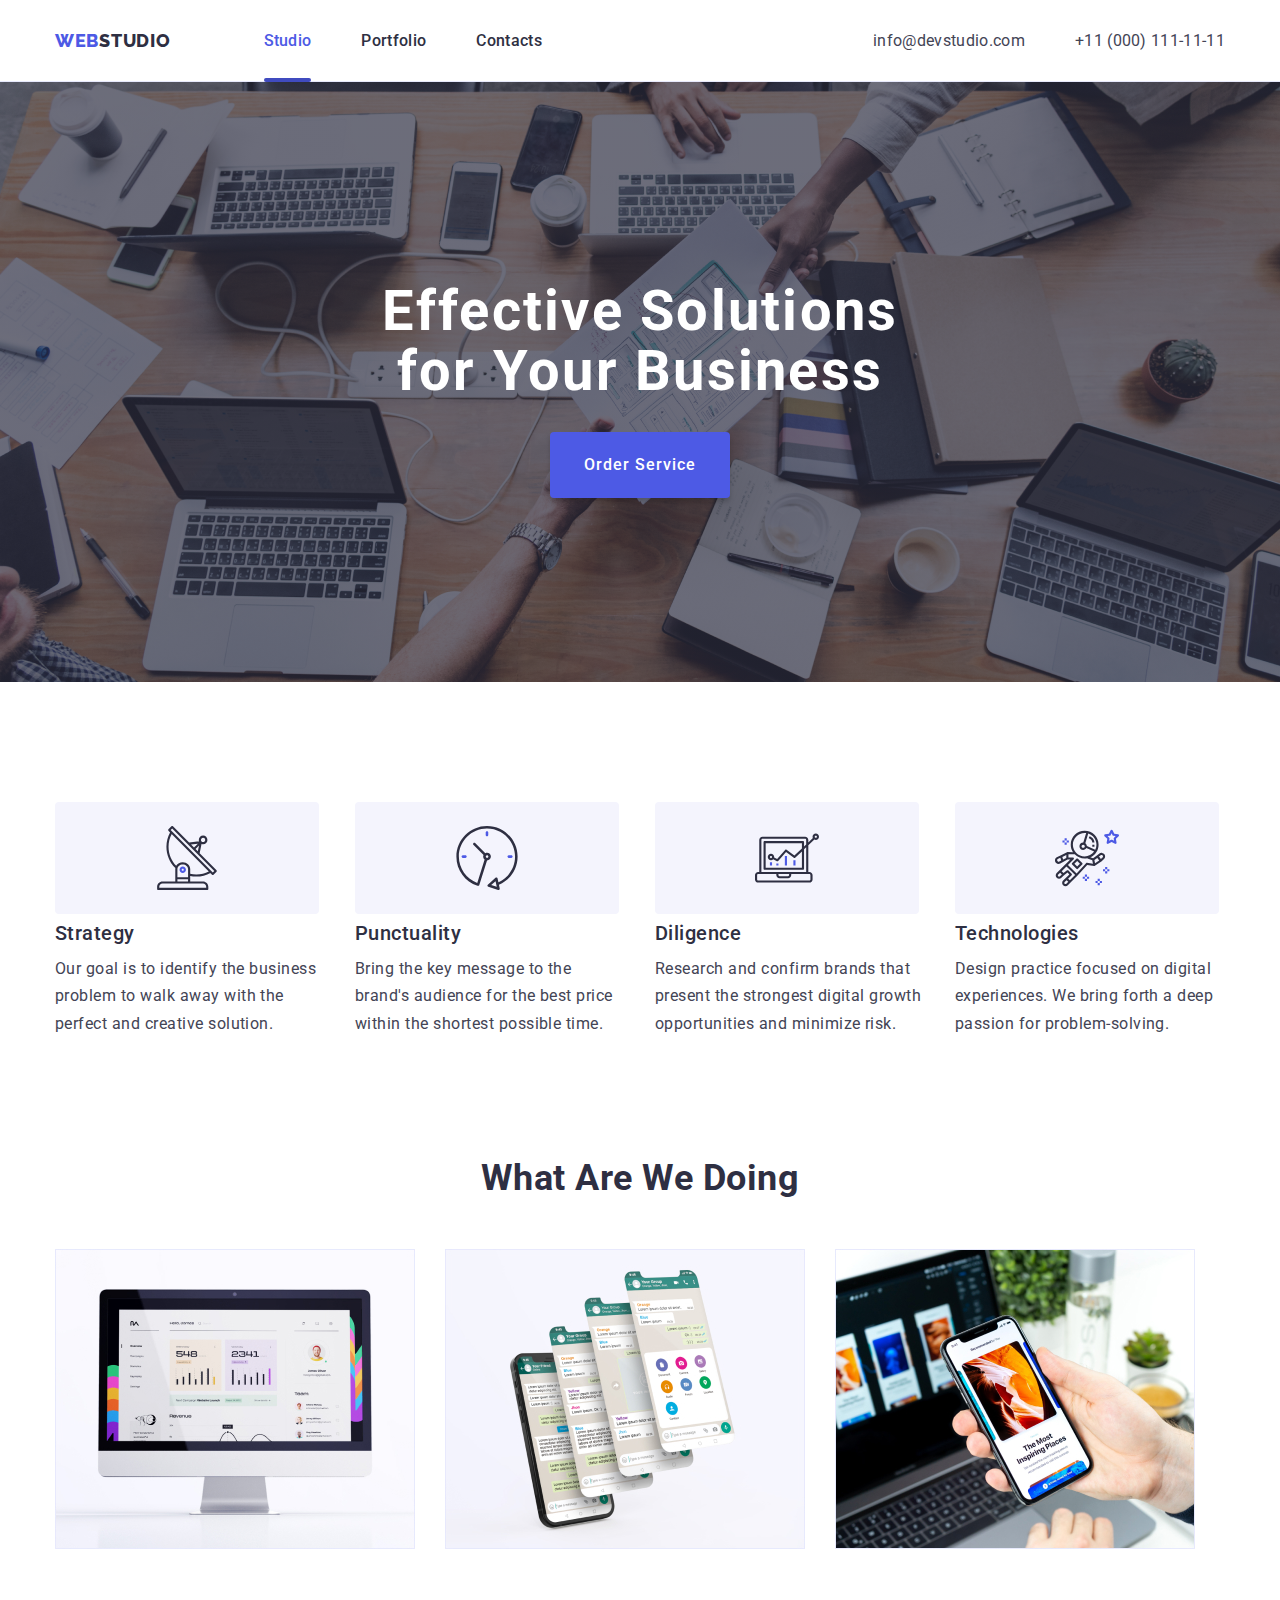
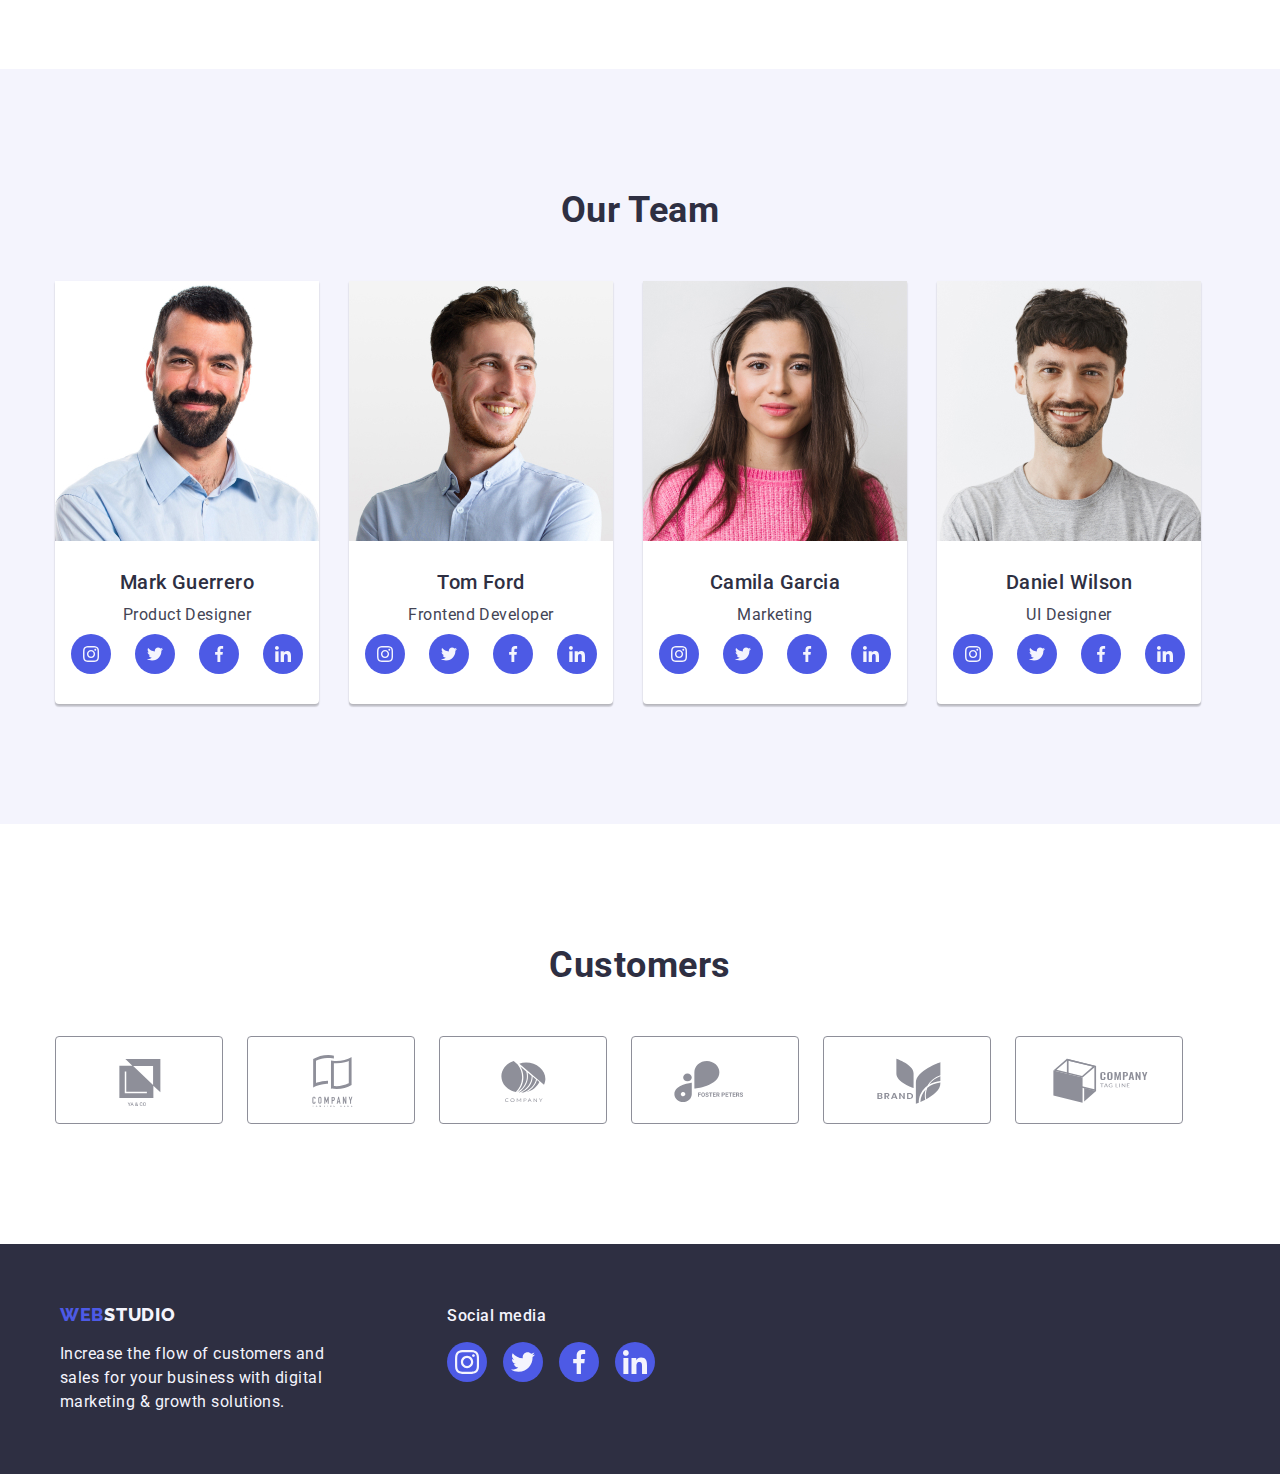
<file: index.html>
<!DOCTYPE html>
<html lang="en">
  <head>
    <meta charset="UTF-8" />
    <meta name="viewport" content="width=device-width, initial-scale=1.0" />
    <title>Studio</title>

    <!-- Revision 1 2023-08-01 comment: Use a link tag in the HTML file for the fonts instead of in the CSS so the loading time of the fonts will be faster-->
    <link rel="preconnect" href="https://fonts.googleapis.com" />
    <link rel="preconnect" href="https://fonts.gstatic.com" crossorigin />
    <link
      href="https://fonts.googleapis.com/css2?family=Raleway:wght@800&family=Roboto:wght@400;500;700;900&display=swap"
      rel="stylesheet"
    />

    <!-- Normalizer first -->
    <link
      rel="stylesheet"
      href="https://cdnjs.cloudflare.com/ajax/libs/modern-normalize/2.0.0/modern-normalize.min.css"
    />

    <!--Stylesheet-->
    <link rel="stylesheet" href="./css/styles.css" />
  </head>
  <body>
    <!--Header part-->
    <header class="page-header">
      <div class="container menu">
        <nav class="navigation">
          <a href="./index.html" class="logo-link">
            <span class="logo">WEB</span><span class="studio">STUDIO</span>
          </a>
          <ul class="nav-menu list">
            <li class="item">
              <a href="./index.html" class="page current link">Studio</a>
            </li>
            <li class="item">
              <a href="./portfolio.html" class="page link">Portfolio</a>
            </li>
            <li class="item">
              <a href="#" class="page link">Contacts</a>
            </li>
          </ul>
        </nav>
        <ul class="contacts-menu list">
          <li class="item">
            <a href="mailto:info@devstudio.com" class="contact link"
              >info@devstudio.com</a
            >
          </li>
          <li class="item">
            <a href="tel:+110001111111" class="contact link"
              >+11 (000) 111-11-11</a
            >
          </li>
        </ul>
      </div>
    </header>

    <!--This is the main section-->
    <main>
      <!--Section 1-->
      <section class="hero">
        <div class="container">
          <h1 class="hero-title">Effective Solutions<br />for Your Business</h1>
          <button type="button" class="button primary" data-modal-open>Order Service</button>
        </div>
      </section>

      <!--Section 2-->
      <section class="section">
        <div class="container">
          <ul class="benefits list">
            <li class="item">
              <div class="icon">
                <!--When I added the height and width, nawala yung icons sa web page T_T-->
                <svg class="benefits-svg-icon" width="64" height="64">
                  <use href="./images/icons.svg#antenna"></use>
                </svg>
              </div>
              <h3 class="title">Strategy</h3>
              <p class="description">
                Our goal is to identify the business<br />problem to walk away
                with the<br />
                perfect and creative solution.
              </p>
            </li>
            <li class="item">
              <div class="icon">
                <svg class="benefits-svg-icon" width="64" height="64">
                  <use href="./images/icons.svg#clock"></use>
                </svg>
              </div>
              <h3 class="title">Punctuality</h3>
              <p class="description">
                Bring the key message to the<br />brand's audience for the best
                price<br />
                within the shortest possible time.
              </p>
            </li>
            <li class="item">
              <div class="icon">
                <svg class="benefits-svg-icon" width="64" height="64">
                  <use href="./images/icons.svg#diagram"></use>
                </svg>
              </div>
              <h3 class="title">Diligence</h3>
              <p class="description">
                Research and confirm brands that<br />present the strongest
                digital growth<br />opportunities and minimize risk.
              </p>
            </li>
            <li class="item">
              <div class="icon">
                <svg class="benefits-svg-icon" width="64" height="64">
                  <use href="./images/icons.svg#astronaut"></use>
                </svg>
              </div>
              <h3 class="title">Technologies</h3>
              <p class="description">
                Design practice focused on digital<br />experiences. We bring
                forth a deep<br />passion for problem-solving.
              </p>
            </li>
          </ul>
        </div>
      </section>

      <!--Section 3-->
      <section class="section no-top-padding">
        <div class="container">
          <h2 class="section-title">What Are We Doing</h2>
          <ul class="what-we-do list">
            <li class="item">
              <img
                src="./images/img-1-monitor.jpg"
                alt="monitor"
                width="360"
                height="300"
                class="image"
              />
              <!--I copied the width and height from the Figma Homework 1 Reference-->
            </li>
            <li class="item">
              <img
                src="./images/img-2-mobile-phone.jpg"
                alt="mobile phone"
                width="360"
                height="300"
                class="image"
              />
            </li>
            <li class="item">
              <img
                src="./images/img-3-mobile-phone-2.jpg"
                alt="mobile phone with hand"
                width="360"
                height="300"
                class="image"
              />
            </li>
          </ul>
        </div>
      </section>

      <!--Section 4-->
      <section class="section bg-team">
        <div class="container">
          <h2 class="section-title">Our Team</h2>
          <ul class="team list">
            <li class="item">
              <img
                src="./images/mark-guerrero.jpg"
                alt="Mark Guerrero"
                width="264"
                height="260"
                class="image"
              />
              <h3 class="name">Mark Guerrero</h3>
              <p class="position">Product Designer</p>
              <ul class="team-social list">
                <li class="team-svg">
                  <a
                    class="link"
                    href="https://www.instagram.com/"
                    target="_blank"
                    aria-label="Link to Instagram"
                  >
                    <svg class="team-social-icon" width="16" height="16">
                      <use href="./images/icons.svg#instagram"></use>
                    </svg>
                  </a>
                </li>
                <li class="team-svg">
                  <a
                    class="link"
                    href="https://www.twitter.com/"
                    target="_blank"
                    aria-label="Link to Twitter"
                  >
                    <svg class="team-social-icon" width="16" height="16">
                      <use href="./images/icons.svg#twitter"></use>
                    </svg>
                  </a>
                </li>
                <li class="team-svg">
                  <a
                    class="link"
                    href="https://www.facebook.com/"
                    target="_blank"
                    aria-label="Link to Facebook"
                  >
                    <svg class="team-social-icon" width="16" height="16">
                      <use href="./images/icons.svg#facebook"></use>
                    </svg>
                  </a>
                </li>
                <li class="team-svg">
                  <a
                    class="link"
                    href="https://www.linkedin.com/"
                    target="_blank"
                    aria-label="Link to LinkedIn"
                  >
                    <svg class="team-social-icon" width="16" height="16">
                      <use href="./images/icons.svg#linkedin"></use>
                    </svg>
                  </a>
                </li>
              </ul>
            </li>

            <li class="item">
              <img
                src="./images/tom-ford.jpg"
                alt="Tom Ford"
                width="264"
                height="260"
                class="image"
              />
              <h3 class="name">Tom Ford</h3>
              <p class="position">Frontend Developer</p>
              <ul class="team-social list">
                <li class="team-svg">
                  <a
                    class="link"
                    href="https://www.instagram.com/"
                    target="_blank"
                    aria-label="Link to Instagram"
                  >
                    <svg class="team-social-icon" width="16" height="16">
                      <use href="./images/icons.svg#instagram"></use>
                    </svg>
                  </a>
                </li>
                <li class="team-svg">
                  <a
                    class="link"
                    href="https://www.twitter.com/"
                    target="_blank"
                    aria-label="Link to Twitter"
                  >
                    <svg class="team-social-icon" width="16" height="16">
                      <use href="./images/icons.svg#twitter"></use>
                    </svg>
                  </a>
                </li>
                <li class="team-svg">
                  <a
                    class="link"
                    href="https://www.facebook.com/"
                    target="_blank"
                    aria-label="Link to Facebook"
                  >
                    <svg class="team-social-icon" width="16" height="16">
                      <use href="./images/icons.svg#facebook"></use>
                    </svg>
                  </a>
                </li>
                <li class="team-svg">
                  <a
                    class="link"
                    href="https://www.linkedin.com/"
                    target="_blank"
                    aria-label="Link to LinkedIn"
                  >
                    <svg class="team-social-icon" width="16" height="16">
                      <use href="./images/icons.svg#linkedin"></use>
                    </svg>
                  </a>
                </li>
              </ul>
            </li>
            <li class="item">
              <img
                src="./images/camila-garcia.jpg"
                alt="Camila Garcia"
                width="264"
                height="260"
                class="image"
              />
              <h3 class="name">Camila Garcia</h3>
              <p class="position">Marketing</p>
              <ul class="team-social list">
                <li class="team-svg">
                  <a
                    class="link"
                    href="https://www.instagram.com/"
                    target="_blank"
                    aria-label="Link to Instagram"
                  >
                    <svg class="team-social-icon" width="16" height="16">
                      <use href="./images/icons.svg#instagram"></use>
                    </svg>
                  </a>
                </li>
                <li class="team-svg">
                  <a
                    class="link"
                    href="https://www.twitter.com/"
                    target="_blank"
                    aria-label="Link to Twitter"
                  >
                    <svg class="team-social-icon" width="16" height="16">
                      <use href="./images/icons.svg#twitter"></use>
                    </svg>
                  </a>
                </li>
                <li class="team-svg">
                  <a
                    class="link"
                    href="https://www.facebook.com/"
                    target="_blank"
                    aria-label="Link to Facebook"
                  >
                    <svg class="team-social-icon" width="16" height="16">
                      <use href="./images/icons.svg#facebook"></use>
                    </svg>
                  </a>
                </li>
                <li class="team-svg">
                  <a
                    class="link"
                    href="https://www.linkedin.com/"
                    target="_blank"
                    aria-label="Link to LinkedIn"
                  >
                    <svg class="team-social-icon" width="16" height="16">
                      <use href="./images/icons.svg#linkedin"></use>
                    </svg>
                  </a>
                </li>
              </ul>
            </li>
            <li class="item">
              <img
                src="./images/daniel-wilson.jpg"
                alt="Daniel Wilson"
                width="264"
                height="260"
                class="image"
              />
              <h3 class="name">Daniel Wilson</h3>
              <p class="position">UI Designer</p>
              <ul class="team-social list">
                <li class="team-svg">
                  <a
                    class="link"
                    href="https://www.instagram.com/"
                    target="_blank"
                    aria-label="Link to Instagram"
                  >
                    <svg class="team-social-icon" width="16" height="16">
                      <use href="./images/icons.svg#instagram"></use>
                    </svg>
                  </a>
                </li>
                <li class="team-svg">
                  <a
                    class="link"
                    href="https://www.twitter.com/"
                    target="_blank"
                    aria-label="Link to Twitter"
                  >
                    <svg class="team-social-icon" width="16" height="16">
                      <use href="./images/icons.svg#twitter"></use>
                    </svg>
                  </a>
                </li>
                <li class="team-svg">
                  <a
                    class="link"
                    href="https://www.facebook.com/"
                    target="_blank"
                    aria-label="Link to Facebook"
                  >
                    <svg class="team-social-icon" width="16" height="16">
                      <use href="./images/icons.svg#facebook"></use>
                    </svg>
                  </a>
                </li>
                <li class="team-svg">
                  <a
                    class="link"
                    href="https://www.linkedin.com/"
                    target="_blank"
                    aria-label="Link to LinkedIn"
                  >
                    <svg class="team-social-icon" width="16" height="16">
                      <use href="./images/icons.svg#linkedin"></use>
                    </svg>
                  </a>
                </li>
              </ul>
            </li>
          </ul>
        </div>
      </section>

      <!--Section 5 Customers-->
      <section class="section">
        <div class="container">
          <h2 class="section-title">Customers</h2>
          <ul class="partners list">
            <li class="item">
              <a class="link" href="#" target="_blank">
                <svg class="customers-icon" width="104" height="56">
                  <use href="./images/icons.svg#client-1"></use>
                </svg>
              </a>
            </li>
            <li class="item">
              <a class="link" href="#" target="_blank">
                <svg class="customers-icon" width="104" height="56">
                  <use href="./images/icons.svg#client-2"></use>
                </svg>
              </a>
            </li>
            <li class="item">
              <a class="link" href="#" target="_blank">
                <svg class="customers-icon" width="104" height="56">
                  <use href="./images/icons.svg#client-3"></use>
                </svg>
              </a>
            </li>
            <li class="item">
              <a class="link" href="#" target="_blank">
                <svg class="customers-icon" width="104" height="56">
                  <use href="./images/icons.svg#client-4"></use>
                </svg>
              </a>
            </li>
            <li class="item">
              <a class="link" href="#" target="_blank">
                <svg class="customers-icon" width="104" height="56">
                  <use href="./images/icons.svg#client-5"></use>
                </svg>
              </a>
            </li>
            <li class="item">
              <a class="link" href="#" target="_blank">
                <svg class="customers-icon" width="104" height="56">
                  <use href="./images/icons.svg#client-6"></use>
                </svg>
              </a>
            </li>
          </ul>
        </div>
      </section>
    </main>

    <!--This is the footer-->
    <footer class="page-footer">
      <div class="container">
        <!--Main Footer-->
        <div class="footer">
          <!--Sub Footer 1-->
          <div class="footer-address">
            <a href="./index.html" class="logo-link">
              <!--I just added a DIV for this WEBSTUDIO logo because without DIV, super laki ng gap nila sa isa't isa because of the display flex that I applied to class="footer"-->
              <div>
                <span class="logo">WEB</span
                ><span class="studio-footer">STUDIO</span>
              </div>
            </a>
            <p class="footer-description">
              Increase the flow of customers and<br />sales for your business
              with digital<br />marketing & growth solutions.
            </p>
          </div>

          <!--Sub Footer 2-->
          <div class="footer-block">
            <b class="footer-heading"> Social media </b>
            <ul class="social-footer list">
              <li class="icon-item">
                <a
                  class="link"
                  href="https://www.instagram.com/"
                  target="_blank"
                  aria-label="Link to Instagram"
                >
                  <svg class="team-social-icon" width="24" height="24">
                    <use href="./images/icons.svg#footer-instagram"></use>
                  </svg>
                </a>
              </li>
              <li class="icon-item">
                <a
                  class="link"
                  href="https://www.twitter.com/"
                  target="_blank"
                  aria-label="Link to Twitter"
                >
                  <svg class="team-social-icon" width="24" height="24">
                    <use href="./images/icons.svg#footer-twitter"></use>
                  </svg>
                </a>
              </li>
              <li class="icon-item">
                <a
                  class="link"
                  href="https://www.facebook.com/"
                  target="_blank"
                  aria-label="Link to Facebook"
                >
                  <svg class="team-social-icon" width="24" height="24">
                    <use href="./images/icons.svg#footer-facebook"></use>
                  </svg>
                </a>
              </li>
              <li class="icon-item">
                <a
                  class="link"
                  href="https://www.linkedin.com/"
                  target="_blank"
                  aria-label="Link to LinkedIn"
                >
                  <svg class="team-social-icon" width="24" height="24">
                    <use href="./images/icons.svg#footer-linkedin"></use>
                  </svg>
                </a>
              </li>
            </ul>
          </div>
        </div>
      </div>
    </footer>

<!-- Modal -->
    <div class="backdrop is-hidden" data-modal>
      <div class="modal">
        <button type="button" class="modal-close" data-modal-close>
          <svg class="modal-close-icon" width="8" height="8">
            <use href="./images/icons.svg#close"></use>
          </svg>
        </button>
      </div>
    </div>
    <script src="./js/modal.js"></script>
  </body>
</html>
</file>
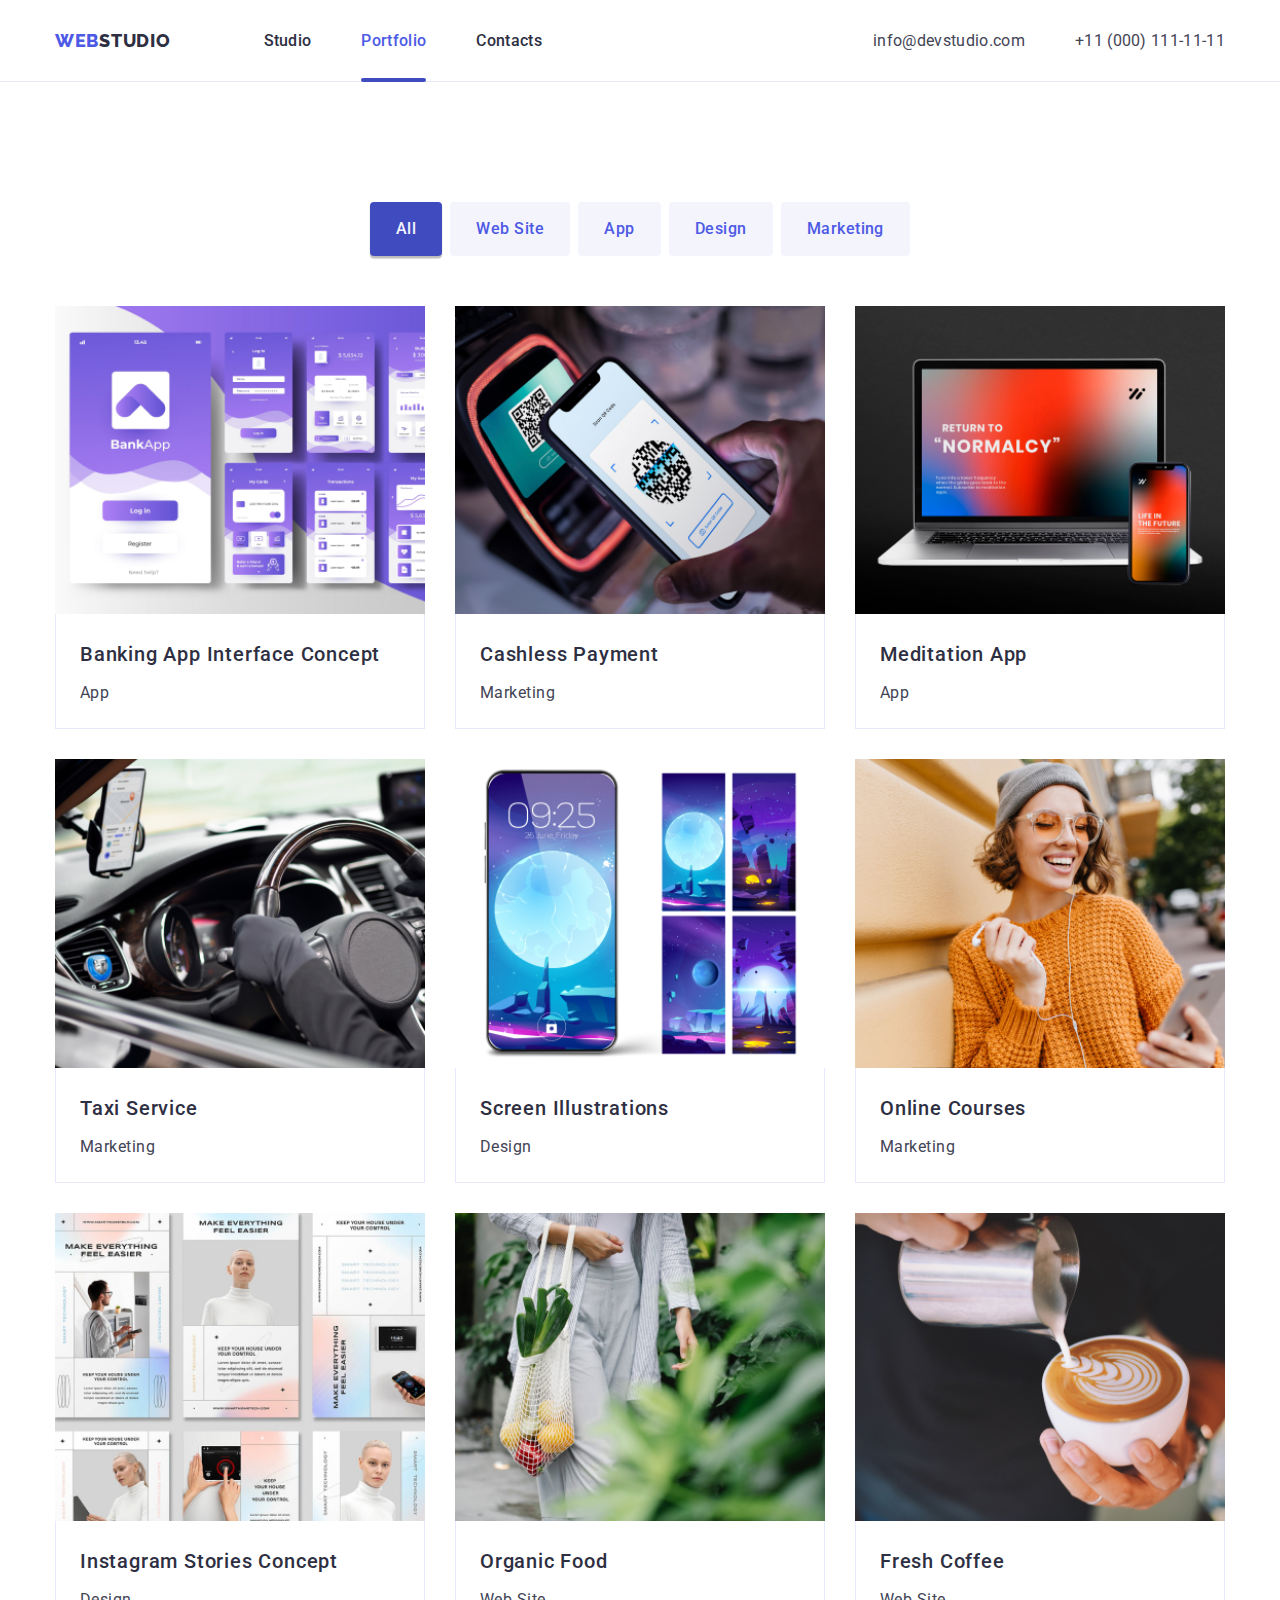
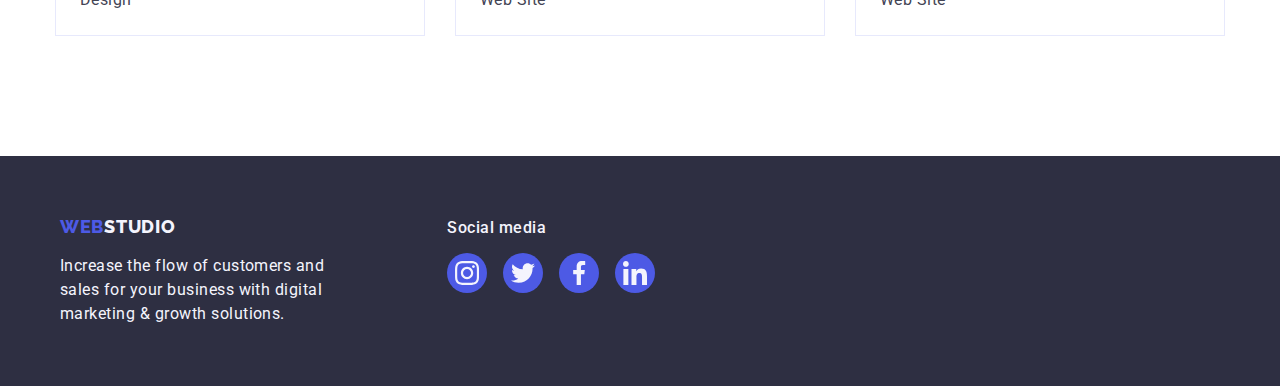
<file: portfolio.html>
<!DOCTYPE html>
<html lang="en">
  <head>
    <meta charset="UTF-8" />
    <meta name="viewport" content="width=device-width, initial-scale=1.0" />
    <title>Portfolio</title>

    <!-- Revision 1 2023-08-01 comment: Use a link tag in the HTML file for the fonts instead of in the CSS so the loading time of the fonts will be faster-->
    <link rel="preconnect" href="https://fonts.googleapis.com" />
    <link rel="preconnect" href="https://fonts.gstatic.com" crossorigin />
    <link
      href="https://fonts.googleapis.com/css2?family=Raleway:wght@800&family=Roboto:wght@400;500;700;900&display=swap"
      rel="stylesheet"
    />

    <!-- Normalizer first -->
    <link
      rel="stylesheet"
      href="https://cdnjs.cloudflare.com/ajax/libs/modern-normalize/2.0.0/modern-normalize.min.css"
    />

    <!--Stylesheet-->
    <link rel="stylesheet" href="./css/styles.css" />
  </head>
  <body>
    <!--Header part-->
    <header class="page-header">
      <div class="container menu">
        <nav class="navigation">
          <a href="./index.html" class="logo-link">
            <span class="logo">WEB</span><span class="studio">STUDIO</span>
          </a>
          <ul class="nav-menu list">
            <li class="item">
              <a href="./index.html" class="page link">Studio</a>
            </li>
            <li class="item">
              <a href="./portfolio.html" class="page current link">Portfolio</a>
            </li>
            <li class="item">
              <a href="#" class="page link">Contacts</a>
            </li>
          </ul>
        </nav>
        <ul class="contacts-menu list">
          <li class="item">
            <a href="mailto:info@devstudio.com" class="contact link"
              >info@devstudio.com</a
            >
          </li>
          <li class="item">
            <a href="tel:+110001111111" class="contact link">+11 (000) 111-11-11</a>
          </li>
        </ul>
      </div>
    </header>

    <main>
      <!--Section 1 Portfolio-->
      <section class="section">
        <div class="container">

          <!-- Buttons -->
          <ul class="filters list">
            <li class="space">
              <button type="button" class="button filter current">All</button>
            </li>
            <li class="space">
              <button type="button" class="button filter">Web Site</button>
            </li>
            <li class="space">
              <button type="button" class="button filter">App</button>
            </li>
            <li class="space">
              <button type="button" class="button filter">Design</button>
            </li>
            <li class="space">
              <button type="button" class="button filter">Marketing</button>
            </li>
          </ul>

          <!--Projects-->
          <ul class="projects list">
            <li class="project-card">
              <a href="" class="project link">
                <div class="project-thumbnail">
                  <img src="./images/portfolio-img-1-banking-app-interface.jpg" alt="Banking App Interface Concept" width="370" height="294" class="image">
                  <p class="project-overlay-text">14 Stylish and User-Friendly App Design Concepts · Task Manager App · Calorie Tracker App · Exotic Fruit Ecommerce App · Cloud Storage App
                  </p>
                </div>
                <div class="substrate">
                  <h2 class="name">Banking App Interface Concept</h2>
                  <p class="type">App</p>
                </div>
              </a>
            </li>
            <li class="project-card">
              <a href="" class="project link">
                <div class="project-thumbnail">
                  <img src="./images/portfolio-img-2-cashless-payment.jpg" alt="Cashless Payment" width="370" height="294" class="image">
                  <p class="project-overlay-text">14 Stylish and User-Friendly App Design Concepts · Task Manager App · Calorie Tracker App · Exotic Fruit Ecommerce App · Cloud Storage App
                  </p>
                </div>
                <div class="substrate">
                  <h2 class="name">Cashless Payment</h2>
                  <p class="type">Marketing</p>
                </div>   
              </a>
            </li>
            <li class="project-card">
              <a href="" class="project link">
                <div class="project-thumbnail">
                  <img src="./images/portfolio-img-3-meditation-app.jpg" alt="Meditation App" width="370" height="294" class="image">
                  <p class="project-overlay-text">14 Stylish and User-Friendly App Design Concepts · Task Manager App · Calorie Tracker App · Exotic Fruit Ecommerce App · Cloud Storage App
                  </p>
                </div>
                <div class="substrate">
                  <h2 class="name">Meditation App</h2>
                  <p class="type">App</p>
                </div>
              </a>
            </li>

            <li class="project-card">
              <a href="" class="project link">
                <div class="project-thumbnail">
                  <img src="./images/portfolio-img-4-taxi-service.jpg" alt="Taxi Service" width="370" height="294" class="image">
                  <p class="project-overlay-text">14 Stylish and User-Friendly App Design Concepts · Task Manager App · Calorie Tracker App · Exotic Fruit Ecommerce App · Cloud Storage App
                  </p>
                </div>
                <div class="substrate">
                  <h2 class="name">Taxi Service</h2>
                  <p class="type">Marketing</p>
                </div>
              </a>
            </li>
            <li class="project-card">
              <a href="" class="project link">
                <div class="project-thumbnail">
                  <img src="./images/portfolio-img-5-screen-illustrations.jpg" alt="Screen Illustrations" width="370" height="294" class="image">
                  <p class="project-overlay-text">14 Stylish and User-Friendly App Design Concepts · Task Manager App · Calorie Tracker App · Exotic Fruit Ecommerce App · Cloud Storage App
                  </p>
                </div>
                <div class="substrate">
                  <h2 class="name">Screen Illustrations</h2>
                  <p class="type">Design</p>
                </div>
              </a>
            </li>
            <li class="project-card">
              <a href="" class="project link">
                <div class="project-thumbnail">
                  <img src="./images/portfolio-img-6-online-courses.jpg" alt="Online Courses" width="370" height="294" class="image">
                  <p class="project-overlay-text">14 Stylish and User-Friendly App Design Concepts · Task Manager App · Calorie Tracker App · Exotic Fruit Ecommerce App · Cloud Storage App
                  </p>
                </div>

                <div class="substrate">
                  <h2 class="name">Online Courses</h2>
                  <p class="type">Marketing</p>
                </div>
              </a>
            </li>
            <li class="project-card">
              <a href="" class="project link">
                <div class="project-thumbnail">
                  <img src="./images/portfolio-img-7-instagram-stories-concept.jpg" alt="Instagram Stories Concept" width="370" height="294" class="image">
                  <p class="project-overlay-text">14 Stylish and User-Friendly App Design Concepts · Task Manager App · Calorie Tracker App · Exotic Fruit Ecommerce App · Cloud Storage App
                  </p>
                </div>
                <div class="substrate">
                  <h2 class="name">Instagram Stories Concept</h2>
                  <p class="type">Design</p>
                </div>
              </a>
            </li>
            <li class="project-card">
              <a href="" class="project link">
                <div class="project-thumbnail">
                  <img src="./images/portfolio-img-8-organic-food.jpg" alt="Organic Food" width="370" height="294" class="image">
                  <p class="project-overlay-text">14 Stylish and User-Friendly App Design Concepts · Task Manager App · Calorie Tracker App · Exotic Fruit Ecommerce App · Cloud Storage App
                  </p>
                </div>
                <div class="substrate">
                  <h2 class="name">Organic Food</h2>
                  <p class="type">Web Site</p>
                </div>
              </a>
            </li>
            <li class="project-card">
              <a href="" class="project link">
                <div class="project-thumbnail">
                  <img src="./images/portfolio-img-9-fresh-coffee.jpg" alt="Fresh Coffee" width="370" height="294" class="image">
                  <p class="project-overlay-text">14 Stylish and User-Friendly App Design Concepts · Task Manager App · Calorie Tracker App · Exotic Fruit Ecommerce App · Cloud Storage App
                  </p>
                </div>
                <div class="substrate">
                  <h2 class="name">Fresh Coffee</h2>
                  <p class="type">Web Site</p>
                </div>
              </a>
            </li>
          </ul>
        </div>
      </section>
    </main>

    <!--This is the footer-->
    <footer class="page-footer">
      <div class="container">
        <!--Main Footer-->
        <div class="footer">
          <!--Sub Footer 1-->
          <div class="footer-address">
            <a href="./index.html" class="logo-link">
              <!--I just added a DIV for this WEBSTUDIO logo because without DIV, super laki ng gap nila sa isa't isa because of the display flex that I applied to class="footer"-->
              <div>
                <span class="logo">WEB</span
                ><span class="studio-footer">STUDIO</span>
              </div>
            </a>
            <p class="footer-description">
              Increase the flow of customers and<br />sales for your business
              with digital<br />marketing & growth solutions.
            </p>
          </div>

          <!--Sub Footer 2-->
          <div class="footer-block">
            <b class="footer-heading"> Social media </b>
            <ul class="social-footer list">
              <li class="icon-item">
                <a
                  class="link"
                  href="https://www.instagram.com/"
                  target="_blank"
                  aria-label="Link to Instagram"
                >
                  <svg class="team-social-icon" width="24" height="24">
                    <use href="./images/icons.svg#footer-instagram"></use>
                  </svg>
                </a>
              </li>
              <li class="icon-item">
                <a
                  class="link"
                  href="https://www.twitter.com/"
                  target="_blank"
                  aria-label="Link to Twitter"
                >
                  <svg class="team-social-icon" width="24" height="24">
                    <use href="./images/icons.svg#footer-twitter"></use>
                  </svg>
                </a>
              </li>
              <li class="icon-item">
                <a
                  class="link"
                  href="https://www.facebook.com/"
                  target="_blank"
                  aria-label="Link to Facebook"
                >
                  <svg class="team-social-icon" width="24" height="24">
                    <use href="./images/icons.svg#footer-facebook"></use>
                  </svg>
                </a>
              </li>
              <li class="icon-item">
                <a
                  class="link"
                  href="https://www.linkedin.com/"
                  target="_blank"
                  aria-label="Link to LinkedIn"
                >
                  <svg class="team-social-icon" width="24" height="24">
                    <use href="./images/icons.svg#footer-linkedin"></use>
                  </svg>
                </a>
              </li>
            </ul>
          </div>
        </div>
      </div>
    </footer>
  </body>
</html>
</file>
<file: css/styles.css>
/* @import url("https://fonts.googleapis.com/css2?family=Raleway:wght@800&family=Roboto:wght@400;500;700;900&display=swap"); */


:root {
  --iriscolor: #4d5ae5;
  --navyblue: #2E2F42;
  --navcolor: #2e2f42;
  --oceancolor: #404BBF;
  --contactcolor: #434455;
  --titlecolor:  #2E2F42;
  --descriptioncolor: #434455;
  --namecolor: #2e2f42;
  --positioncolor: #434455;
  --cloud: #f4f4fd;
  --slate: #434455;
  --white: #ffffff;
  --cornflower: #e7e9fc;
  --lightslate:#8E8F99;
  --green: #31D0AA;
  --dairy: #fcfcfc;
}

/*"body" is considered a global selector because it targets the <body> element, which is the top-level container for the content of an HTML document. The styles defined within the "body" selector will apply to the entire document unless they are overridden by more specific selectors.*/

/* push ko nalang parin haha! */
h1,
h2,
h3,
h4,
h5,
h6,
p {
  margin: 0;
}

/* border-box fixes the computation of the height and width. Whatever height and width yung naspecify mo, yun yung susundin regardless if may padding at border doon sa specific element. Ang default kasi without the border box, hindi sinasali sa computation yung padding ang border (if you have those set in CSS). But if you have border-box set, strictly yun lang susundan ni CSS*/

html {
  box-sizing: border-box;
}


/* asterisks are used to represent to all elements*/
/* :: are called pseudoclasses */
*,
*::after,
*::before{
  box-sizing: inherit;
}

body{
  font-family: "Roboto", sans-serif;
  font-size: 16px;
  letter-spacing: 0.03em;
  color: var(--slate);
  background-color: var(--white);
}

.link{
  text-decoration: none;
  color: inherit;
}

.list{
  list-style: none;
  padding: 0;
  margin: 0;
}

img{
  display: block;
  max-width: 100%;
  height: auto;
}


.container{
  width: 1200px;
  padding: 0 15px;
  margin: 0 auto;
}
/* kailangan natin ilagay yung padding and margin para gumitna siya */

 
/*WEBSTUDIO LOGO*/

.logo-link {
  text-decoration: none;
  font-size: 18px;
  font-family: "Raleway",sans-serif;
  line-height: 1.17;
  font-weight: 800;
  letter-spacing: 0.04em;
}

.logo{
  color: var(--iriscolor);
}

.studio{
  color: var(--navyblue)
}

/*MENU ITEMS*/
.nav-menu .page,
.contacts-menu .contact {
  font-weight: 500;
  color: var(--navcolor);
  text-decoration: none;
  line-height: 1.14;
  letter-spacing: 0.02em;
  display: block;
  padding-top: 32px;
  padding-bottom: 31px;
  transition: color 250ms ease-in-out;
}

.nav-menu{
  margin-left: 93px;
}

.contacts-menu{
  margin-left: auto;
}

/* format the margins of the items under nav-menu and contacts-menu except for their last items (Contacts and telephone number) */
.nav-menu .item:not(:last-child),
.contacts-menu .item:not(:last-child) {
  margin-right: 50px;
}

.menu,
.navigation,
.nav-menu,
.contacts-menu{
  display: flex; 
  align-items: center;
}


.page{
  position: relative;
}

/* Underline under the menu items */

.page::after{
  content: "";
  border-radius: 2px;
  height: 4px;
  width: 0;
  position: absolute;
  left: 0;
  bottom: -1px;
  transition: width 250ms ease-in-out, background-color 250ms ease-in-out;
}

.page.current::after{
  content: "";
  border-radius: 2px;
  height: 4px;
  width: 100%;
  position: absolute;
  left: 0;
  bottom: -1px;
  background-color: var(--oceancolor);
}

.page:hover::after,
.page:focus::after{
  width: 100%;
  border: 2px solid var(--oceancolor);
  background-color: var(--oceancolor);
}

/*  */

.page-header{
  border-bottom: 1px solid var(--cornflower);
}

.nav-menu .page:hover,
.nav-menu .page:focus,
.nav-menu .page.current,
.contacts-menu .contact:hover,
.contacts-menu .contact:focus{
  color: var(--iriscolor);
}

/* yung mga font, text decoration, etc nito, naka-declare na sa umpisa (.nav-menu .page, .contacts-menu .contact) */
.contacts-menu .contact{
  color: var(--slate);
  font-weight: 400;
}

/*MAIN LANDING PAGE*/

.hero{
  background-color: var(--navyblue);
  height: 600px;
  background: linear-gradient(
    to right,
    rgba(46, 47, 66, 0.7),
    rgba(46, 47, 66, 0.7)
  ), url(../images/people-office.jpg);
  height: 600px;
  background-repeat: no-repeat;
  background-position: center;
  background-size: cover;
  padding: 200px 0;
  text-align: center;
}


.hero .hero-title{
  color: var(--white, #FFF);
  font-size: 56px;
  font-weight: 700;
  line-height: 1.07;
  letter-spacing: 0.04em;
  margin-bottom: 30px;
}

.hero .hero-title,
.hero .button{
  position: relative;
  z-index: 0;
}

/* .main-button{
  margin-top: -10px;
  text-align: center;
} main-button class has been deleted on the first revision*/

/*MAIN LANDING PAGE BUTTON*/

.button{
  cursor:pointer;
  font-family: inherit;
  font-size: 16px;
  letter-spacing: 0.03em;
  border-radius: 4px;
  border-color: transparent;
  transition: background-color 250ms ease-in-out, box-shadow 250ms ease-in-out;
}

.button.primary{
  color: white;
  background-color: var(--iriscolor);
  font-weight: 500;
  line-height: 1.87;
  letter-spacing: 0.06em;
  padding: 16px 32px;
  box-shadow: 0px 4px 4px rgba(0, 0, 0, 0.15);
}

.button.primary:hover,
.button.primary:focus {
  background-color: var(--oceancolor);
  box-shadow: 0px 3px 1px rgba(0, 0, 0, 0.1), 0px 1px 2px rgba(0, 0, 0, 0.08), 0px 2px 2px rgba(0, 0, 0, 0.12);
}
/* box-shadow: 0px 3px 1px rgba(red,green,blue,alpha), 
alpha = opacity*/
/* bakit maraming values nilagay sa box-shadow? Forda aesthetics! 3 levels of box shadow para magmukhang 3D. Subtle difference lang pero may differnce parin*/


/*BUTTON POSITION*/

/*SECTION 2*/

.benefits{
  display: flex;
  flex-wrap: wrap;
  margin-left: -30px;
  margin-top: -30px;
}

/* this is called a descendant combinator. Hinahanap ni CSS si "item" sa loob ni "benefits" */
/* divided by 4 kasi apat yung items sa loob. yung -30px naman, kaunting adjustments nalang yun after the division */
.benefits .item{
  flex-basis: calc(100% / 4 - 30px);
  margin-left: 30px;
  margin-top: 30px;
}

.icon{
  width: 264px;
  height: 112px;
  display: flex;
  border-radius: 4px;
  background: var(--cloud, #F4F4FD);
  margin-bottom: 8px;
  justify-content: center;
  align-items: center;
}

/* The padding is the reason why my icons wouldn't show! */
/* .benefits-svg-icon{
  padding: 24px 100px;
} */

/* padding: top&bottom left&right, padding: 120px 0 */
.section{
  padding-top: 120px;
  padding-bottom: 120px;
}

.section.no-top-padding {
  padding-top: 0;
}

.section-title{
  font-size: 36px;
  font-weight: 700;
  color: var(--navyblue);
  line-height: 1.17;
  text-align: center;
  margin-bottom: 50px;
}

.what-we-do{
  display: flex;
  flex-wrap: wrap;
  margin-left: -30px;
  margin-top: -30px;
}

.what-we-do .item{
  flex-basis: calc(100%/3-30px);
  margin-left: 30px;
  margin-top: 30px;
}

/*SECTION 3*/


/*SECTION 4*/
.bg-team{
  background-color: var(--cloud);
}

.team{
  display: flex;
  flex-wrap: wrap;
  margin-top: -30px;
  margin-left: -30px;
}

.team .item{
  flex-basis: calc(100% / 4 -30px);
  margin-left: 30px;
  margin-top: 30px;
  padding-bottom: 30px;
  background-color: var(--white);
  border-radius: 0px 0px 4px 4px;
  box-shadow: 0px 3px 1px rgba(0, 0, 0, 0.1), 0px 1px 2px rgba(0, 0, 0, 0.08), 0px 2px 2px rgba(0, 0, 0, 0.12);
}
/*   border-radius: Upper left, upper right, lower left, lower right */

.team .name,
.team .position {
  line-height: 1.19;
  text-align: center;
}

.team .name{
  color: var(--navyblue);
  font-size: 20px;
  font-weight: 500;
  letter-spacing: 0.02em;
  padding-top: 30px;
  padding-bottom: 10px;
}

.team .position{
  color: var(--slate);
  font-size: 16px;
  font-weight: 400;
}

.team-social{
  display: flex;
  padding-top: 10px;
  gap: 24px;
  justify-content: center;
}

.team-svg{
  width: 40px;
  height: 40px;
  /* flex-shrink: 0;
  background: var(--iriscolor);
  display: flex;
  justify-content: center;
  align-items: center;
  border-radius: 50%; */
}

.team-social .link{
  display: flex;
  background-color: var(--iriscolor);
  color: var(--cloud);
  width: 100%;
  height: 100%;
  align-items: center;
  justify-content: center;
  border-radius: 50%;
  transition: background-color 250ms ease-in-out;
}

.team-social .link:hover,
.team-social .link:focus{
  background-color: var(--oceancolor);
}

.team-social .team-social-icon{
  fill: currentColor;
  width: 16px;
  height: 16px;
}

.social-footer .team-social-icon{
  fill: currentColor;
  width: 24px;
  height: 24px;
}

/* CUSTOMERS */

.customers-icon{
  fill: currentColor;
}

.partners{
  display: flex;
  /* flex-wrap: wrap;
  align-items: center;
  justify-content: center; */
  gap: 24px;
}

.partners .item{
  width: 168px;
  height: 88px;
} 

/* Instead of making the box for .partners .item, do it for .partners .link */
.partners .link{
  display: flex;
  height: 100%;
  width: 100%;
  border: 1px solid var(--lightslate);
  border-radius: 4px;
  justify-content: center;
  align-items: center;
  color: var(--lightslate);
  transition: border-color 250ms cubic-bezier(0.4, 0, 0.2, 1), color 250ms cubic-bezier(0.4, 0, 0.2, 1);
}

.partners .link:focus,
.partners .link:hover{
  color: var(--oceancolor);
  border-color: var(--oceancolor);
}

/*FOOTER*/

.page-footer{
  background-color: var(--navyblue);
  padding: 60px 0 60px 60px;
}

.page-footer .studio-footer{
  color: var(--cloud);
}

.footer-description{
  color: var(--cloud);
  font-size: 16px;
  font-weight: 400;
  line-height: 1.5;
  padding-top: 17px;
}

.footer-heading{
  color: var(--cloud);
  font-size: 16px;
  font-weight: 500;
}

.social-footer{
  display: flex;
  gap: 16px;
  padding-top: 16px;
  justify-content: flex-start;
}

.icon-item{
    width: 40px;
    height: 40px;
  }

.social-footer .link{
  display: flex;
  width: 100%;
  height: 100%;
  align-items: center;
  justify-content: center;
  border-radius: 50%;
  background-color: var(--iriscolor);
  color: var(--cloud);
  transition: background-color 250ms ease-in-out;
}

.social-footer .link:hover,
.social-footer .link:focus{
  background-color: var(--green);
}

/* .page-footer .container{
  display: flex;
  gap: 120px;
} */

.footer{
  display: flex;
  /* gap: 120px; */
  flex-wrap: wrap;
  margin-top: -12px;
  margin-left: -50px;
  align-items: baseline;
}

.footer-address{
  margin-top: 12px;
  margin-left: 25px;
}

.footer-block{
  margin-top: 12px;
  margin-left: 123px;
}

.benefits .title{
  font-size: 20px;
  font-weight: 500;
  color: var(--navyblue);
  line-height: 1.14;
  margin-bottom: 10px;
}

.benefits .description{
  color: var(--slate);
  line-height: 1.71;
  font-size: 16px;
  font-weight: 400;
}

/* PORFOLIO */

/**/
.button.filter{
  background-color: var(--cloud);
  color: var(--iriscolor);
  font-weight: 500;
  line-height: 1.62;
  padding: 12px 24px;
  transition: background-color 250ms cubic-bezier(0.4, 0, 0.2, 1), box-shadow 250ms cubic-bezier(0.4, 0, 0.2, 1), color 250ms cubic-bezier(0.4, 0, 0.2, 1);
}

.button.filter:hover,
.button.filter:focus,
.button.filter.current{
  background-color: var(--oceancolor);
  color: var(--cloud);
  box-shadow: 0px 2px 2px 0px rgba(0, 0, 0, 0.12), 0px 2px 1px 0px rgba(0, 0, 0, 0.08), 0px 3px 1px 0px rgba(0, 0, 0, 0.10);
}

.filters{
  display: flex;
  justify-content: center;
  margin-bottom: 50px;
}

.filters .space + .space {
  margin-left: 8px;

}

/* tatarget natin si "space" sa loob ng "filters" except sa pinaka-unang "space".
.filters .space + .space; ang tawag sa "+" in this context is an adjacent combinator. Ang ginagawa niya is hahanapin niya yung filters, and sa loob ng filters merong class="space". 
The adjacent sibling selector is used to select an element that is directly after another specific element. Sibling elements must have the same parent element, and "adjacent" means "immediately following".*/

/*PORTFOLIO BUTTONS*/

.substrate{
  border: 1px solid var(--cornflower, #E7E9FC);
  border-top: 0;
  padding: 20px 24px;
  background-color: var(--white);
}

.projects{
  display: flex;
  flex-wrap: wrap;
  margin-left: -30px;
  margin-top: -30px;
}

.project-card{
  flex-basis: calc(100% /3 - 30px);
  margin-left: 30px;
  margin-top: 30px;
  transition: box-shadow 250ms cubic-bezier(0.4, 0, 0.2, 1);
}

.project-card:hover{
  box-shadow: 0px 2px 1px 0px rgba(46, 47, 66, 0.08), 0px 1px 1px 0px rgba(46, 47, 66, 0.16), 0px 1px 6px 0px rgba(46, 47, 66, 0.08);
}

.project .name{
  color: var(--navyblue);
  font-size: 20px;
  font-weight: 500;
  line-height: 2;
  letter-spacing: 0.04em;
  margin-bottom: 4px;
}

.projects .type{
  color: var(--slate);
  font-size: 16px;
  font-weight: 400;
  line-height: 1.87;
}

.project-overlay-text{
  background-color: var(--iriscolor);
  position: absolute;
  top: 0;
  padding: 40px 32px;
  height: 100%;
  width: 100%;
  color: var(--cloud);
  letter-spacing: .32px;
}



/* I add this so that the blue box does not cover the whole screen */
.project-thumbnail{
  position: relative;
  overflow: hidden;
}

/* I add this to move the blue box to the bottom of the thumbnail. Since I am using overflow:hidden to the thumbnail, this project-overlay-text will also be hidden (kinda). It's still there, but we need to find a way to make it move upwards when we hovwe on the thumbnail*/
.project-overlay-text{
  transform: translateY(101%);
  transition: transform 250ms cubic-bezier(0.4, 0, 0.2, 1);
}

/* Hover on the thumbnail so the project-overlay-text appears */
.project-thumbnail:hover .project-overlay-text{
  transform: translateY(0%)
}

/* MODAL */

/* gray-ish background when modal is open */
.backdrop{
  position: fixed;
  background: rgba(46, 47, 66, 0.40);
  top: 0;
  left: 0;
  width: 100%;
  height: 100%;
  transition: opacity 250ms cubic-bezier(0.4, 0, 0.2, 1);
}

.modal{
  width: 408px;
  height: 584px;
  border-radius: 4px;
  background: var(--dairy, #FCFCFC);
  box-shadow: 0px 2px 1px 0px rgba(0, 0, 0, 0.20), 0px 1px 3px 0px rgba(0, 0, 0, 0.12), 0px 1px 1px 0px rgba(0, 0, 0, 0.14);

  /* position:absolute is used so that it is positioned relative to its closest positioned ancestor, the viewport. */
  position: absolute;
  top: 50%;
  left: 50%;
  
  /* this shifts the modal box 50% of it's width to the left and 50% of its height to the top. Scale(1) just means that the modal's size remains unchanged*/
  transform: translate(-50%, -50%) scale(1);
  }

/* .is-hidden hides the modal and backdrop */
/* This part works because of Javascript. When the "Open Modal" button is clicked, the toggleModal function removes the "is-hidden" class from the modal element, making the modal visible and interactive. When the "Close Modal" button is clicked, the same function toggles the "is-hidden" class back, making the modal hidden and non-interactive. This creates the behavior of opening and closing the modal. */
.is-hidden{
  visibility: none;
  opacity: 0;
  pointer-events: none;
}

/* these 2 codes will make the modal from 0 scale to 1 scale in 250ms. They can't survive without the other. */
.modal{
  transition: transform 250ms cubic-bezier(0.4, 0, 0.2, 1);
}
.backdrop.is-hidden .modal{
  transform: translate(-50%, -50%) scale(0);
}

/* This is the close button */
.modal-close{
  position: absolute;
  top: 24px;
  right: 24px;
  width: 24px;
  height: 24px;

  /* para gumitna yung X */
  display: flex;
  align-items: center;
  justify-content: center;

  background-color: var(--cornflower);
  border-radius: 50%;
  border: 1px solid rgba(0, 0, 0, 0.1);
  cursor: pointer;

  transition: color 250ms cubic-bezier(0.4, 0, 0.2, 1), background-color 250ms cubic-bezier(0.4, 0, 0.2, 1);
}


.modal-close-icon {
  fill: currentColor;
}

.modal-close:hover,
.modal-close:focus {
  background-color: var(--oceancolor);
  color: var(--white);
}
</file>
